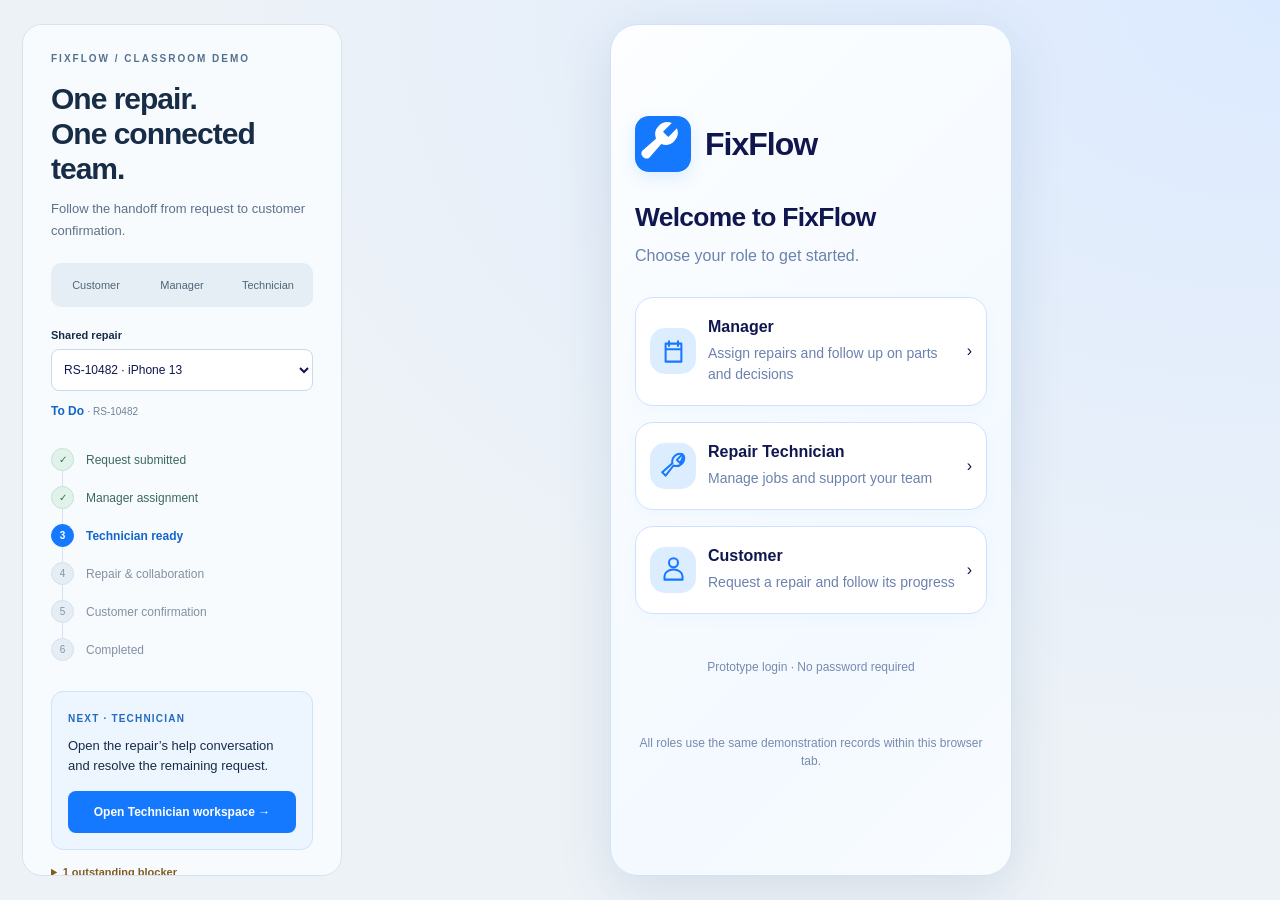
<file: index.html>
<!doctype html>
<html lang="en">
<head>
  <meta charset="UTF-8">
  <meta
    name="viewport"
    content="width=device-width,initial-scale=1,viewport-fit=cover"
  >
  <meta name="theme-color" content="#1479ff">
  <meta
    name="description"
    content="FixFlow connected repair demo for customers, managers and technicians: requests, assignment, handover, approvals and completion."
  >

  <title>FixFlow | Select Your Role</title>

  <link rel="icon" type="image/svg+xml" href="assets/favicon.svg">
  <link rel="stylesheet" href="styles.css">
  <link rel="stylesheet" href="customer.css?v=customer-1">
  <link rel="stylesheet" href="customer-actions.css?v=week13">
  <link rel="stylesheet" href="manager/workspace.css">
  <link rel="stylesheet" href="technician-help.css">
  <script defer src="shared-store.js"></script>
  <script defer src="help-workflow.js"></script>
  <script defer src="manager/shared-model.js"></script>

  <script defer src="app.js?v=customer-1"></script>
  <script defer src="technician-help.js"></script>
  <script defer src="customer-actions.js?v=week13"></script>
  <script defer src="customer.js?v=customer-1"></script>
  <script defer src="manager/workspace.js"></script>
  <link rel="stylesheet" href="journey.css?v=week13">
  <script defer src="handover.js?v=week13"></script>
  <script defer src="journey.js?v=week13"></script>
</head>

<body>
  <div id="app"></div>
  <div id="modal-root"></div>
  <div id="toast" role="status" aria-live="polite"></div>
</body>
</html>
</file>
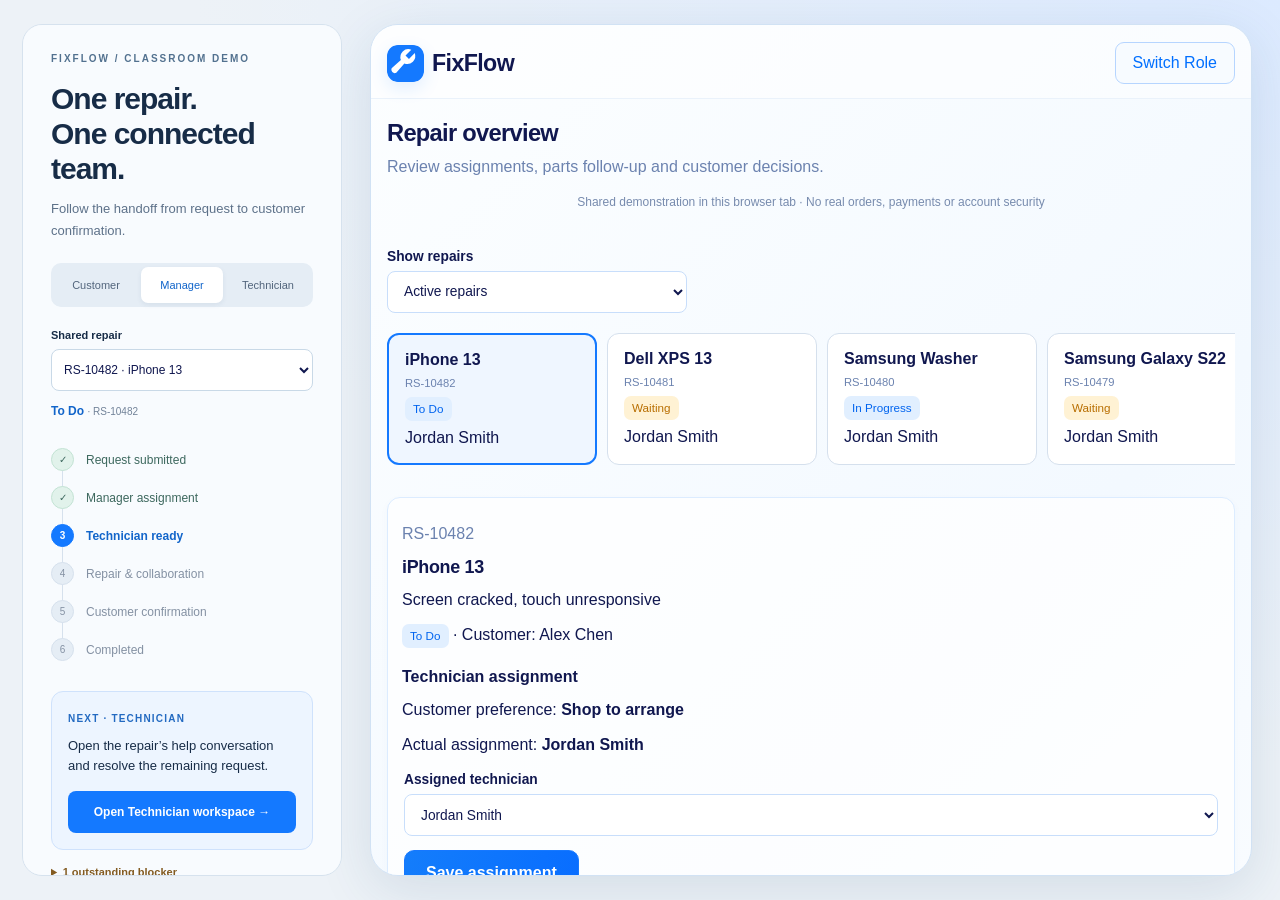
<file: manager/index.html>
<!doctype html><html lang="en"><head><meta charset="utf-8"><meta name="viewport" content="width=device-width, initial-scale=1"><title>FixFlow manager</title></head><body><p>Opening the shared manager workspace…</p><p><a href="../#login">Choose a role</a></p><script>try{sessionStorage.setItem('fixflow-role','manager');location.replace('../#manager');}catch{location.replace('../#login');}</script></body></html>
</file>
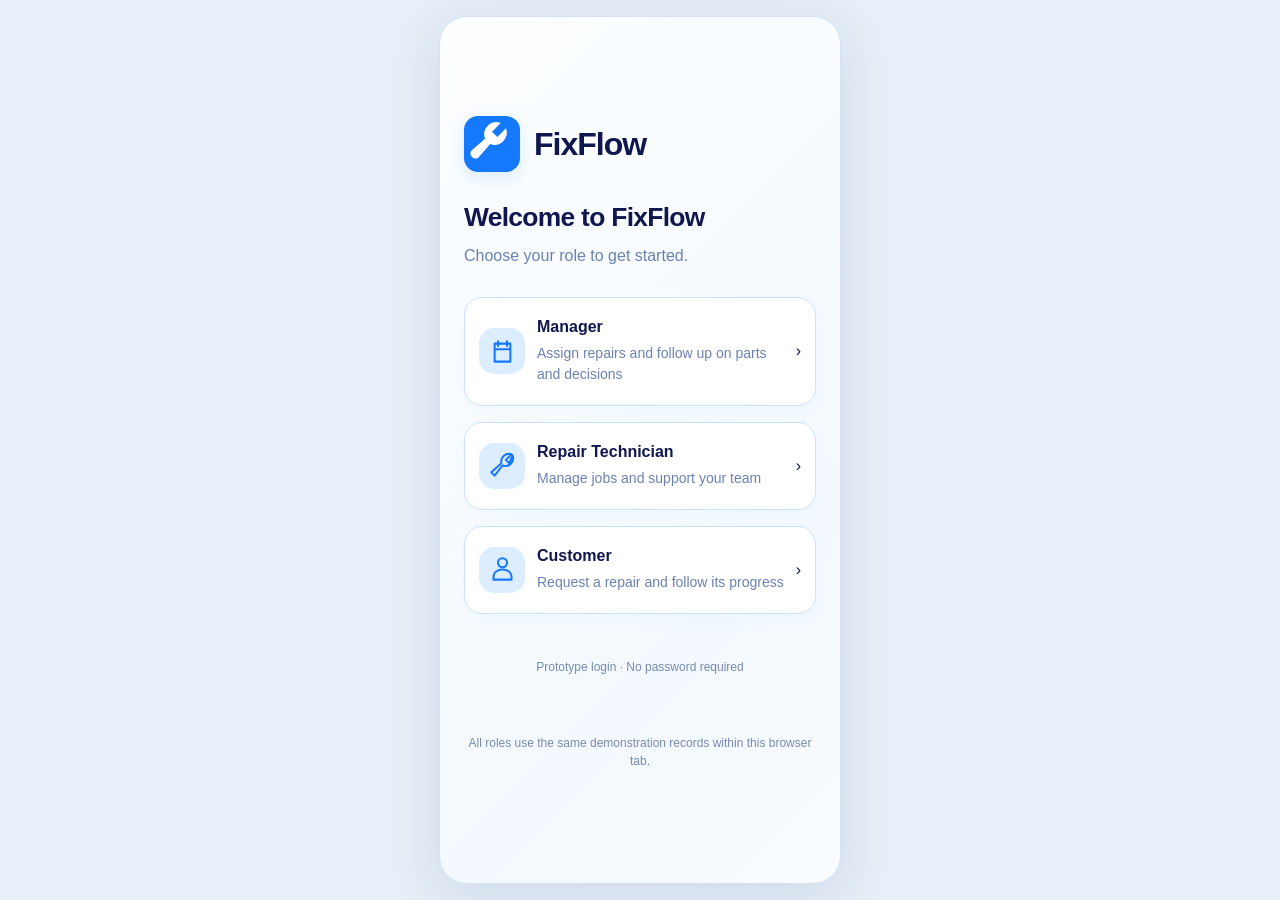
<file: customer-approval-demo.html>
<!doctype html>
<html lang="en">
<head>
  <meta charset="UTF-8">
  <meta
    name="viewport"
    content="width=device-width,initial-scale=1,viewport-fit=cover"
  >
  <meta name="theme-color" content="#1479ff">
  <meta
    name="description"
    content="FixFlow Week 13 customer approval and completion-confirmation prototype."
  >

  <title>FixFlow | Shumin Week 13 Prototype</title>

  <link rel="icon" type="image/svg+xml" href="assets/favicon.svg">
  <link rel="stylesheet" href="styles.css">
  <link rel="stylesheet" href="customer.css?v=customer-1">
  <link rel="stylesheet" href="customer-actions.css?v=week13">

  <link rel="stylesheet" href="manager/workspace.css">
  <link rel="stylesheet" href="technician-help.css">
  <script defer src="shared-store.js"></script>
  <script defer src="help-workflow.js"></script>
  <script defer src="manager/shared-model.js"></script>
  <script defer src="app.js?v=customer-1"></script>
  <script defer src="technician-help.js"></script>
  <script defer src="customer-actions.js?v=week13"></script>
  <script defer src="customer.js?v=customer-1"></script>
  <script defer src="manager/workspace.js"></script>
</head>

<body>
  <div id="app"></div>
  <div id="modal-root"></div>
  <div id="toast" role="status" aria-live="polite"></div>
</body>
</html>
</file>
<file: styles.css>
:root{font-family:Arial,'Helvetica Neue',sans-serif;color:#10174f;background:#e9f4ff;font-synthesis:none;--blue:#1677ff;--ink:#10174f;--muted:#6b82af;--line:#dcecff;--pale:#eff7ff}*{box-sizing:border-box}body{margin:0}button,input,select,textarea{font:inherit}button,a,input,textarea,select{-webkit-tap-highlight-color:transparent}button{cursor:pointer}button{color:inherit}button:disabled{opacity:.5;cursor:not-allowed}button:focus-visible,a:focus-visible,input:focus-visible,textarea:focus-visible,select:focus-visible{outline:3px solid #005fcc;outline-offset:3px}button{border:0;background:none}a{color:var(--blue);text-decoration:none}h1,h2,h3,p{margin:0}h1{font-size:1.85rem;letter-spacing:-.7px;line-height:1.2}h2{font-size:1.3rem;letter-spacing:-.3px}h3{font-size:1rem}p{line-height:1.45}small{font-size:.8rem;color:var(--muted)}.muted{color:var(--muted)}.shell{max-width:880px;min-height:100vh;margin:auto;background:linear-gradient(135deg,#fcfeff,#f3f9ff 70%,#f9fcff);box-shadow:0 0 80px #a5c5e83a}.header{padding:26px 28px 21px;display:flex;align-items:center;gap:13px;border-bottom:1px solid #eaf2fb;background:#ffffff80}.logo{width:48px;height:48px;border-radius:13px;box-shadow:0 6px 17px #1682ff20}.brand{flex:1}.brand strong{display:block;font-size:1.8rem;letter-spacing:-.6px}.brand small{font-size:.85rem}.profile{display:flex;align-items:center;gap:10px;text-align:left}.avatar{display:grid;place-items:center;border-radius:50%;width:42px;height:42px;flex-shrink:0;background:linear-gradient(130deg,#1595f1,#0662bc);color:white;font-size:.9rem;object-fit:cover}.profile strong{font-size:.9rem}.profile small{display:block;margin-top:4px}.icon{width:23px;height:23px;vertical-align:middle;fill:none;stroke:currentColor;stroke-width:1.8;stroke-linecap:round;stroke-linejoin:round;flex-shrink:0}.icon-button{width:40px;height:40px;display:grid;place-items:center;border-radius:10px;color:var(--muted)}.notification{position:relative}.notification:after{content:'';position:absolute;right:6px;top:4px;border:2px solid white;width:8px;height:8px;background:#ff6060;border-radius:50%}.main{padding:22px 28px 110px}.page-heading{display:flex;justify-content:space-between;gap:15px;align-items:start;margin-bottom:22px}.page-heading p{color:var(--muted);margin-top:6px}.date{font-size:.85rem;text-align:right;color:#4c608b;line-height:1.55;white-space:nowrap}.date small{display:block;margin-top:8px}.alert{display:flex;align-items:center;gap:17px;padding:19px 21px;background:linear-gradient(110deg,#e5f3ff,#eaf5ff);border:1px solid #a8ceff;border-radius:13px;margin-bottom:26px;width:100%;text-align:left}.alert strong{font-size:1.1rem;color:#0038a6;display:block;margin-bottom:5px}.alert p{color:var(--muted)}.alert>.icon{color:var(--blue);width:31px;height:31px}.grow{flex:1}.chevron{font-size:1.6rem;font-weight:normal}.pills{display:flex;gap:9px;margin:14px 0;flex-wrap:wrap}.pill{border-radius:30px;background:#eaf1f9;padding:11px 23px;font-size:.9rem;min-height:40px;white-space:nowrap}.pill.active{color:#fff;background:linear-gradient(110deg,#258aff,#0878ff);box-shadow:0 3px 5px #1b75ff16}.pill .count{padding:4px 7px;border-radius:50%;background:#d8eaff;color:#0873ff;margin-left:8px}.pill.active .count{background:white}.summary-grid{display:grid;grid-template-columns:repeat(6,1fr);gap:13px;margin:17px 0 25px}.summary{grid-column:span 2;display:flex;align-items:start;gap:13px;padding:17px 14px;min-height:133px;border:1px solid #cce5ff;border-radius:13px;background:linear-gradient(125deg,#f0f8ff,#ebf6ff);text-align:left;position:relative;box-shadow:0 4px 7px #193e7510}.summary.wide{grid-column:span 3;min-height:105px}.summary.teal{background:#edfbfb;border-color:#c7eeee}.summary.green{background:#effcf7;border-color:#d0f2e2}.summary.orange{background:#fff7f0;border-color:#ffe8d7}.summary.purple{background:#f4f1ff;border-color:#e2d9ff}.icon-tile{width:46px;height:46px;border-radius:15px;display:grid;place-items:center;flex-shrink:0;color:var(--blue);background:#dcedff}.icon-tile .icon{width:27px;height:27px}.teal .icon-tile{color:#069b9b;background:#d3f5f2}.green .icon-tile{color:#008f77;background:#d8f8ea}.orange .icon-tile{color:#ff592e;background:#ffe5d7}.purple .icon-tile{color:#5948f2;background:#e4deff}.summary .metric{font-size:2rem;font-weight:700;margin-top:12px;line-height:1}.summary .metric span{font-size:.9rem;font-weight:400;color:var(--muted);margin-left:5px}.summary small{display:block;margin-top:9px}.summary>.chevron{position:absolute;right:13px;bottom:14px}.section-head{display:flex;align-items:center;justify-content:space-between;gap:12px;margin:22px 0 13px}.text-button{color:#006cff;display:inline-flex;align-items:center;gap:7px;padding:4px;font-size:.9rem}.jobs-list{display:grid;gap:9px}.job-row{display:grid;grid-template-columns:48px 1.15fr 1.6fr auto 17px;gap:14px;align-items:center;width:100%;background:#fff;border:1px solid #eef4fc;border-radius:13px;padding:13px 12px;text-align:left;box-shadow:0 3px 8px #405d9710;transition:box-shadow .18s,transform .18s}.job-row:hover{box-shadow:0 5px 18px #3167a620;transform:translateY(-1px)}.device-icon{width:46px;height:49px;border-radius:12px;background:#f0f7ff;display:grid;place-items:center}.device-icon .icon{height:30px;width:30px}.job-id{font-size:.94rem;display:block;margin-bottom:6px}.job-device{font-size:.86rem;color:var(--muted)}.issue{font-size:.9rem;line-height:1.45}.badges{display:flex;gap:7px;align-items:center;flex-wrap:wrap}.badge{font-size:.8rem;display:inline-block;padding:6px 10px;border-radius:7px;background:#e1efff;color:#0064ef;line-height:1.25;text-align:center}.badge.high,.badge.open{color:#e94b48;background:#ffe7e7}.badge.medium,.badge.waiting{color:#b86e00;background:#fff2d4}.badge.low,.badge.completed,.badge.resolved{color:#008974;background:#def7ef}.badge.label{border-radius:8px;padding:5px 8px;margin-top:7px}.badge.purple{color:#8640e9;background:#f0e7ff}.report-banner{margin-top:19px;border:1px solid #c2dfff;border-radius:14px;background:linear-gradient(115deg,#eef8ff,#f8fcff);display:flex;align-items:center;gap:16px;padding:21px 18px}.report-banner .icon-tile{width:63px;height:68px}.report-banner h2{margin:5px 0}.report-banner small{color:#437bd4}.primary{background:linear-gradient(110deg,#147dfb,#086dff);color:white;border:1px solid #1678ff;border-radius:10px;padding:13px 21px;min-height:45px;font-weight:600;display:inline-flex;align-items:center;justify-content:center;gap:10px}.secondary{border:1px solid #b6d5ff;color:#006fff;border-radius:9px;padding:10px 17px;background:#f7fbff;min-height:42px}.full{width:100%}.bottom-nav{position:fixed;bottom:0;left:50%;transform:translateX(-50%);width:min(880px,100%);display:grid;grid-template-columns:repeat(4,1fr);background:#ffffffed;backdrop-filter:blur(15px);border-top:1px solid #e5eefb;padding:9px 14px max(12px,env(safe-area-inset-bottom));z-index:10}.nav-item{display:flex;flex-direction:column;align-items:center;gap:6px;position:relative;color:#6480ad;font-size:.85rem;padding:8px}.nav-item .icon{width:27px;height:27px}.nav-item.active{color:#0876ff}.nav-item.active:before{content:'';position:absolute;top:-6px;width:48px;height:3px;border-radius:6px;background:#167aff}.panel{border:1px solid var(--line);border-radius:13px;background:#ffffffc4;padding:17px;margin-bottom:14px;box-shadow:0 3px 8px #2b559708}.panel h2{font-size:1.12rem}.panel-title{display:flex;align-items:center;gap:12px;margin-bottom:12px}.panel-title .icon-tile{width:34px;height:34px;border-radius:9px}.panel-title .icon-tile .icon{width:22px;height:22px}.filters{background:#f6fbff}.field-row{display:grid;grid-template-columns:1fr 1fr;gap:14px}.field{display:flex;flex-direction:column;gap:7px;font-size:.95rem;font-weight:600}.field input,.field select,.field textarea,input,select,textarea{border:1px solid #c8defb;border-radius:8px;background:white;color:var(--ink);padding:10px 12px;width:100%;font-weight:400;min-height:42px}textarea{min-height:100px;resize:vertical;line-height:1.5}input::placeholder,textarea::placeholder{color:#8398bd}.labels{display:flex;flex-wrap:wrap;gap:8px;margin:12px 0 16px}.label-filter{border-radius:25px;padding:9px 14px;font-size:.85rem;background:#e2f0ff;color:#0767ed}.label-filter:nth-child(4n+1){background:#ffebee;color:#e44848}.label-filter:nth-child(4n+2){background:#eee5ff;color:#813cec}.label-filter:nth-child(4n){background:#dff8f1;color:#008c79}.label-filter.active{outline:2px solid currentColor}.job-row.detailed{grid-template-columns:46px 1fr 1.25fr 1.15fr 14px;gap:12px}.progress-line{display:flex;align-items:center;gap:8px;font-size:.8rem;color:#4d6898;margin-bottom:7px}.progress-track{height:8px;background:#deecff;border-radius:8px;flex:1;overflow:hidden}.progress-track i{display:block;background:linear-gradient(90deg,#318dff,#0878ff);height:100%;border-radius:8px}.updated{display:block;margin-top:7px;font-size:.75rem}.back{display:inline-flex;gap:8px;align-items:center;color:var(--blue);padding:0;margin-bottom:20px;font-size:.95rem}.detail-heading{align-items:center;margin-bottom:18px}.detail-heading p{font-size:1.1rem}.details-grid{display:grid;grid-template-columns:1fr 1fr;gap:24px 18px}.info{display:flex;gap:12px;align-items:start}.info small{display:block;margin:2px 0 6px}.info strong{font-size:.92rem;display:block}.info p{font-size:.85rem;color:#647eaa;margin-top:5px}.quote{background:#f0f6fe;padding:12px;border:1px solid #e5effe;border-radius:8px;color:#45608e;font-size:.92rem;white-space:pre-line;line-height:1.55}.timeline{list-style:none;padding:3px 0 0 7px;margin:0}.timeline li{position:relative;border-left:1.5px solid #5394ff;padding:0 0 20px 20px;display:grid;grid-template-columns:125px 1fr;gap:12px;font-size:.85rem}.timeline li:last-child{border-color:transparent;padding-bottom:4px}.timeline li:before{content:'';position:absolute;left:-6px;top:0;width:10px;height:10px;border-radius:50%;background:#1680ff}.timeline li.pending:before{background:white;border:1.5px solid #9cb0d3;left:-7px}.timeline li small{font-size:.75rem}.timeline p{margin-top:4px;color:var(--muted);font-size:.8rem}.attachments{display:flex;gap:11px;flex-wrap:wrap}.attachment{position:relative;width:98px;font-size:.75rem;text-align:left}.attachment img{width:98px;height:75px;object-fit:cover;border-radius:7px;background:#e4effa;display:block;margin-bottom:6px}.attachment .remove{position:absolute;right:3px;top:3px;background:#fff;border-radius:50%;width:22px;height:22px;color:#34608e}.upload{border:1px dashed #9bc4fb;border-radius:9px;display:flex;align-items:center;justify-content:center;flex-direction:column;gap:6px;width:98px;min-height:78px;color:#1678ff;font-size:.8rem;cursor:pointer;text-align:center;background:#f8fbff}.upload input{display:none}.action-card{display:flex;align-items:center;gap:12px;width:100%;text-align:left;background:#eef7ff;border:1px solid #c4e1ff;border-radius:11px;padding:12px 14px;margin-top:11px}.action-card strong{display:block}.action-card p{font-size:.82rem;color:#6680ab;margin-top:3px}.action-card.danger{background:#fff5f3;border-color:#ffded8}.action-card.danger .icon-tile{color:#ff5b50;background:#ffebe5}.detail-actions{display:grid;gap:10px;margin-top:14px}.detail-actions .primary{flex-direction:column;gap:3px}.detail-actions .primary small{color:white;font-weight:400}.help-summary{display:grid;grid-template-columns:1fr 1fr;gap:17px}.tech-list{display:grid;gap:9px;margin:13px 0}.tech{display:grid;grid-template-columns:18px 43px 1.7fr 1.1fr 45px 85px;align-items:center;gap:10px;background:#fff;padding:14px 12px;border:1px solid #e8f1ff;border-radius:13px;cursor:pointer}.tech.selected{border-color:#438bff;background:#f1f8ff;box-shadow:0 0 0 1px #d3e3ff}.tech input{min-height:0;margin:0;accent-color:#1276ff;padding:0}.tech strong{font-size:.92rem}.tech p,.tech small{font-size:.8rem;margin-top:5px;color:var(--muted);display:block}.tech .badge{font-size:.7rem;padding:4px 7px;margin-left:6px}.tech .capacity strong{font-size:1rem}.rating{font-size:.85rem;white-space:nowrap}.rating span{color:#ffb82f}.capacity .progress-track{margin-top:5px;height:6px}.capacity .progress-track i{background:#61c5ae}.capacity-note{display:flex;gap:12px;align-items:center;font-size:.88rem;color:#526c9b;line-height:1.6;background:#edf7ff}.char-count{text-align:right;color:var(--muted);font-size:.75rem;margin-top:5px}.help-metrics{display:grid;grid-template-columns:repeat(4,1fr);gap:10px;margin-bottom:18px}.help-metric{padding:13px;border-radius:12px;border:1px solid #d3e6ff;background:#eef7ff;text-align:left}.help-metric strong{font-size:1.6rem;margin-left:8px}.help-metric span{display:block;font-size:.8rem;color:#5e77a3;margin-top:9px}.help-metric .icon{color:#167aff}.segmented{display:flex;background:#eaf1f9;border-radius:30px;padding:2px}.segmented button{flex:1;border-radius:30px;padding:12px 8px;font-size:.95rem}.segmented button.active{background:linear-gradient(110deg,#2489ff,#107bff);color:#fff;box-shadow:0 2px 4px #6593d42a}.help-filters{display:grid;grid-template-columns:1fr 1fr 1.25fr;gap:9px;margin:15px 0}.help-filters select,.help-filters input{font-size:.82rem}.request{border:1px solid #d5e9ff;border-radius:13px;overflow:hidden;margin-bottom:9px;background:#fff}.request.expanded{background:#edf7ff}.request-header{display:grid;grid-template-columns:45px 1fr 1.3fr 90px 17px;align-items:center;gap:12px;width:100%;text-align:left;padding:13px}.request-body{background:#fff;border-radius:12px;margin:0 8px 8px;padding:15px}.request-meta{display:grid;grid-template-columns:repeat(3,1fr);gap:15px;border-bottom:1px solid #e2edfb;padding-bottom:15px;margin-bottom:15px;font-size:.83rem}.request-meta p{color:#617ca9;margin-top:7px}.conversation{display:grid;gap:15px;margin:15px 0}.message{display:flex;gap:10px;align-items:start}.message .avatar{width:34px;height:34px;font-size:.75rem}.message strong{font-size:.83rem}.bubble{border-radius:0 9px 9px 9px;background:#edf5ff;padding:9px 11px;font-size:.88rem;color:#36537f;margin-top:5px;white-space:pre-wrap}.message.other .bubble{background:#f0f4f9}.message time{font-size:.7rem;color:var(--muted);display:block;margin-top:5px}.comment-form{display:flex;gap:8px;margin:9px 0 13px}.appreciation{display:grid;grid-template-columns:1fr 1fr;gap:8px}.appreciation button{display:flex;align-items:center;gap:10px;text-align:left;padding:12px;border:1px solid #ffe4b5;border-radius:10px;background:#fff9ef;font-size:.83rem}.appreciation .icon{color:#ffb324;width:30px;height:30px}.appreciation button:last-child .icon{color:var(--blue)}.report-header{text-align:center;position:relative;margin:4px 0 22px}.report-header .back{position:absolute;left:0;top:0}.report-header p{color:var(--muted);margin:8px auto 0;max-width:520px;font-size:.94rem}.report-controls{display:grid;grid-template-columns:1fr 1fr;gap:24px;align-items:center}.report-metrics{display:grid;grid-template-columns:repeat(6,1fr);gap:12px;margin:18px 0}.report-metric{grid-column:span 2;padding:16px;border-radius:12px;border:1px solid #d3e6ff;background:#eef7ff}.report-metric:nth-child(2){background:#effcf7;border-color:#d3f1e6}.report-metric:nth-child(3){background:#fff6ef;border-color:#ffe4d3}.report-metric:nth-child(4){grid-column:span 3;background:#f3f0ff;border-color:#e2dcff}.report-metric:nth-child(5){grid-column:span 3;background:#edfafa;border-color:#cef0f0}.report-metric>p{font-size:.9rem;margin:9px 0}.report-metric strong{font-size:1.9rem}.report-metric .change{font-size:.85rem;color:#009832;margin-left:9px}.report-metric small{display:block;margin-top:6px}.chart{height:190px;display:flex;align-items:stretch;padding:10px 0 23px 25px;gap:12px;background:repeating-linear-gradient(to top,transparent 0,transparent 38px,#e7effb 39px,#e7effb 40px);border-bottom:1px solid #cedcef;margin:17px 0 15px;position:relative}.chart-col{display:flex;flex:1;justify-content:end;flex-direction:column;position:relative;align-items:center}.bar{background:linear-gradient(135deg,#55a0ff,#2380fb);width:70%;border-radius:3px 3px 0 0;min-height:2px;position:relative}.bar em{position:absolute;top:-20px;left:0;right:0;text-align:center;font-size:.75rem;font-style:normal;color:#5f7aa5}.chart-col small{position:absolute;bottom:-23px;white-space:nowrap;font-size:.72rem}.insight{display:flex;align-items:center;gap:13px;background:#f3f9ff;border-radius:12px;padding:13px;margin-top:10px;width:100%;text-align:left}.insight p{font-size:.85rem;color:var(--muted);margin-top:5px}.insight-detail{font-size:.85rem;padding:12px 16px;color:#506d97;line-height:1.5}.recognition{display:grid;grid-template-columns:1fr 1fr;gap:12px;margin-top:15px}.recognition blockquote{font-size:.88rem;line-height:1.5;margin:0;background:#f0f7ff;padding:14px;border-radius:11px}.recognition cite{display:block;font-style:normal;color:var(--muted);font-size:.8rem;margin-top:5px}.report-actions{display:grid;grid-template-columns:1fr 1.3fr;gap:13px;margin-top:15px}.prototype-note{text-align:center;color:#778bae;font-size:.75rem;margin:14px 0;line-height:1.5}.empty{padding:35px 20px;text-align:center;color:#6880a7;background:#f5faff;border:1px dashed #c6defb;border-radius:13px}.empty h3{color:#314c7a;margin-bottom:8px}.modal-overlay{position:fixed;inset:0;background:#07132d80;z-index:50;display:flex;justify-content:center;align-items:end;backdrop-filter:blur(2px)}.sheet{width:min(640px,100%);max-height:92dvh;overflow:auto;background:#fff;border-radius:23px 23px 0 0;padding:14px 24px max(25px,env(safe-area-inset-bottom));box-shadow:0 -12px 40px #152b4730}.handle{height:4px;width:48px;background:#bbc9dc;border-radius:10px;margin:0 auto 22px}.sheet-head{display:flex;align-items:center;justify-content:space-between;gap:15px;margin-bottom:12px}.sheet-head h2{font-size:1.35rem}.sheet>p{font-size:.9rem;color:var(--muted);margin:8px 0 17px}.sheet .field{margin:17px 0}.sheet .primary{margin-top:20px}.material-grid{display:grid;grid-template-columns:1fr 1fr;gap:10px;margin:13px 0 22px}.material-option{padding:14px 12px;border:1px solid #d4e5ff;border-radius:10px;display:flex;align-items:center;gap:9px;font-size:.9rem;cursor:pointer}.material-option:has(input:checked){border-color:#157bff;background:#eef7ff;box-shadow:0 0 0 1px #157bff}.material-option input{width:15px;min-height:0;accent-color:#1678ff;padding:0}.sheet .upload{min-height:91px}.image-viewer{width:100%;max-height:65vh;object-fit:contain}.sheet-menu{display:grid;gap:10px}.sheet-menu button{text-align:left;border:1px solid #deecff;border-radius:9px;padding:16px;display:flex;gap:12px;align-items:center;color:#166bce}#toast{position:fixed;left:50%;transform:translate(-50%,25px);bottom:94px;background:#102a50;color:#fff;padding:13px 20px;border-radius:12px;box-shadow:0 6px 25px #102a5040;font-size:.9rem;z-index:100;opacity:0;transition:.2s;pointer-events:none;width:max-content;max-width:90%;line-height:1.4}#toast.show{opacity:1;transform:translate(-50%,0)}.sr-only{position:absolute;width:1px;height:1px;overflow:hidden;clip:rect(0,0,0,0)}
@media(min-width:1100px){body{padding:24px}.shell{border:1px solid #d7e8fb;border-radius:24px 24px 0 0;overflow:hidden}.header{padding-top:24px}.main{padding:26px 30px 120px}.bottom-nav{border-left:1px solid #d7e8fb;border-right:1px solid #d7e8fb}}
@media screen{.header{padding:17px 17px;gap:9px}.logo{width:39px;height:39px;border-radius:11px}.brand strong{font-size:1.5rem}.brand small{font-size:.68rem}.profile strong{font-size:.75rem}.profile small{font-size:.68rem}.profile{gap:7px}.profile .avatar{width:34px;height:34px;font-size:.78rem}.header .icon-button{width:30px}.header>.profile>.icon{display:none}.main{padding:20px 16px 99px}h1{font-size:1.65rem}h2{font-size:1.2rem}.page-heading{gap:6px}.page-heading p{font-size:.9rem}.date{font-size:.72rem;white-space:normal;min-width:99px}.date small{font-size:.7rem}.alert{padding:15px 13px;gap:12px;margin-bottom:24px}.alert strong{font-size:1rem}.alert p{font-size:.86rem}.pills{gap:6px}.pill{padding:10px 15px;font-size:.83rem}.summary-grid{gap:8px;margin-top:14px}.summary{padding:13px 9px;gap:7px;min-height:124px;flex-direction:column}.summary .icon-tile{width:33px;height:33px;border-radius:50%}.summary .icon-tile .icon{width:22px;height:22px}.summary .summary-label{font-size:.8rem;min-height:30px;display:block}.summary .metric{font-size:1.65rem;margin-top:5px}.summary .metric span{font-size:.75rem}.summary small{font-size:.7rem;margin-top:6px}.summary.wide{flex-direction:row;padding:14px 11px;min-height:91px;gap:10px}.summary.wide .summary-label{min-height:0}.summary.wide .metric{margin-top:10px}.summary>.chevron{right:8px;bottom:10px;font-size:1.25rem}.section-head{margin-top:23px}.job-row{grid-template-columns:35px 1fr 1.3fr 12px;gap:8px;padding:12px 9px}.device-icon{width:35px;height:42px}.device-icon .icon{width:25px;height:25px}.job-id{font-size:.8rem;margin-bottom:5px}.job-device{font-size:.76rem}.issue{font-size:.79rem}.job-row>.badges{grid-column:3;grid-row:2}.job-row>.chevron{grid-column:4;grid-row:1 / 3}.job-row>.device-icon,.job-row>.identity{grid-row:1 / 3}.badge{font-size:.73rem;padding:5px 8px}.job-row>.issue{grid-row:1;grid-column:3}.report-banner{padding:15px 12px;gap:10px;flex-wrap:wrap}.report-banner .icon-tile{width:45px;height:50px}.report-banner .grow{width:calc(100% - 60px)}.report-banner h2{font-size:1.15rem}.report-banner p{font-size:.8rem}.report-banner>.primary{margin-left:55px;font-size:.85rem;padding:10px 15px;min-height:40px}.panel{padding:14px;margin-bottom:13px}.filters .pills{margin-top:9px}.filters .pill{flex:1;padding-left:8px;padding-right:8px}.field-row{gap:10px}.field{font-size:.86rem}select{font-size:.86rem;padding:10px}.labels{gap:7px}.label-filter{font-size:.78rem;padding:8px 11px}.job-row.detailed{grid-template-columns:37px 1fr 1.3fr 12px;gap:8px}.job-row.detailed .identity{grid-column:2;grid-row:1}.job-row.detailed .device-icon{grid-row:1 / 3;align-self:start}.job-row.detailed .issue{grid-column:3;grid-row:1}.job-row.detailed .job-progress{grid-column:2 / 4;grid-row:2;display:grid;grid-template-columns:1fr auto;gap:2px 12px;margin-top:4px}.job-row.detailed .progress-line{margin:0}.job-row.detailed .updated{grid-column:1 / 3;margin-top:3px;font-size:.7rem}.job-row.detailed>.chevron{grid-column:4;grid-row:1 / 3}.details-grid{gap:20px 10px}.info{gap:9px}.info .icon-tile{width:36px;height:39px;border-radius:10px}.info .icon-tile .icon{width:23px;height:23px}.info small{font-size:.72rem}.info strong{font-size:.85rem}.info p{font-size:.76rem}.timeline li{grid-template-columns:105px 1fr;gap:8px;font-size:.8rem}.timeline li small{font-size:.7rem}.help-summary{gap:16px 12px}.tech{grid-template-columns:17px 37px 1fr 71px;gap:8px;padding:12px 9px}.tech .avatar{width:37px;height:37px}.tech .tech-name{grid-column:3}.tech .tech-store{grid-column:3;grid-row:2}.tech .rating{grid-column:4;grid-row:2}.tech .capacity{grid-column:4;grid-row:1}.tech .tech-name strong{font-size:.85rem}.tech .tech-name small{font-size:.75rem}.tech .badge{margin-left:4px;font-size:.65rem;padding:3px 5px}.tech small,.tech p{font-size:.73rem}.tech input,.tech>.avatar{grid-row:1 / 3}.capacity-note{font-size:.79rem}.help-metrics{gap:7px}.help-metric{padding:11px 8px}.help-metric .icon{width:20px;height:20px}.help-metric strong{font-size:1.3rem;margin-left:5px}.help-metric span{font-size:.73rem}.segmented button{font-size:.85rem}.help-filters{grid-template-columns:1fr 1fr}.help-filters input{grid-column:1 / 3}.request-header{grid-template-columns:34px 1fr 1.15fr 14px;gap:8px;padding:12px 9px}.request-header .request-status{grid-column:2 / 4;display:flex;gap:9px;align-items:center}.request-header>.chevron{grid-column:4;grid-row:1 / 3}.request-header .issue{font-size:.78rem}.request-body{padding:11px}.request-meta{gap:9px;font-size:.74rem}.request-meta .avatar{width:25px;height:25px}.bubble{font-size:.81rem}.appreciation button{padding:10px 8px;gap:6px;font-size:.76rem}.appreciation button small{font-size:.68rem}.appreciation .icon{width:24px;height:24px}.comment-form .primary{padding:10px 16px}.report-header h1{font-size:1.55rem;padding:0 20px}.report-header p{font-size:.87rem}.report-controls{grid-template-columns:1fr;gap:12px}.report-metrics{gap:8px}.report-metric{padding:12px 9px}.report-metric .icon-tile{width:33px;height:33px}.report-metric .icon-tile .icon{width:21px;height:21px}.report-metric>p{font-size:.78rem;min-height:34px}.report-metric strong{font-size:1.5rem}.report-metric .change{font-size:.73rem;margin-left:5px}.report-metric small{font-size:.71rem}.chart{gap:6px;padding-left:0;height:170px}.chart-col small{font-size:.64rem}.insight{padding:11px 9px;gap:10px}.insight h3{font-size:.9rem}.insight p{font-size:.79rem}.insight .icon-tile{width:36px;height:40px}.recognition{gap:9px}.recognition blockquote{font-size:.8rem;padding:11px}.recognition cite{font-size:.72rem}.sheet{padding-left:20px;padding-right:20px}.material-option{font-size:.79rem;padding:13px 9px;gap:6px}.bottom-nav{padding-top:7px}.nav-item{font-size:.76rem}.nav-item .icon{width:25px;height:25px}.report-actions .primary{padding:13px 12px;font-size:.9rem}}
@media(prefers-reduced-motion:reduce){*{transition:none!important;scroll-behavior:auto!important}}@media print{body{padding:0;background:white}.shell{max-width:none;box-shadow:none;border:0}.header,.bottom-nav,.report-controls,.report-actions,.report-header .back,.prototype-note,.text-button,#modal-root,#toast{display:none!important}.main{padding:0}.panel,.report-metric{break-inside:avoid}.report-metrics{margin:14px 0}.chart,.bar,.report-metric,.insight{print-color-adjust:exact;-webkit-print-color-adjust:exact}.report-header h1{font-size:24px}}
.info>div,.request-meta>div,.grow,.job-progress,.tech-name{min-width:0}.info p,.quote,.bubble,.attachment span{overflow-wrap:anywhere}.report-metric .unit{font-size:.8rem;font-weight:400}.upload{position:relative;overflow:hidden}.upload input{display:block;position:absolute;inset:0;width:100%;height:100%;opacity:0;cursor:pointer}.upload:focus-within{outline:3px solid #005fcc;outline-offset:3px}.attachment>button:first-child{padding:0;width:100%}.sheet .insight{align-items:start}.sheet-menu button{line-height:1.5}@media screen{.header{gap:8px}.header .profile{gap:6px}.header .profile>span:last-child{display:none}.header .profile strong{font-size:.71rem}.brand small{font-size:.61rem;white-space:nowrap}.header .logo{width:37px;height:37px}.header .brand strong{font-size:1.45rem}.report-metric strong{font-size:1.4rem}.report-metric .change{display:inline-block;margin-top:4px}.detail-heading>.badge{max-width:145px}.material-option input{flex-shrink:0}}

/* Mobile app canvas: scales to the screen, never beyond a phone-width layout. */
@media screen {
  :root { --phone-width:402px; }
  body { padding:16px; height:100dvh; overflow:hidden; background:#e7eff8; }
  .shell { width:min(var(--phone-width),100%); max-width:var(--phone-width); height:min(874px,calc(100dvh - 32px)); min-height:0; margin:auto; display:flex; flex-direction:column; overflow:hidden; border:1px solid #d1e2f4; border-radius:28px; box-shadow:0 14px 54px #204c7b20; }
  .header { flex-shrink:0; padding:17px 16px 14px; }
  .brand small,.profile>span:not(.avatar),.date { display:none; }
  .brand strong { font-size:1.5rem; }
  .header .profile { padding:0; }
  .header .profile .avatar { height:36px; width:36px; font-size:.85rem; }
  .header .icon-button { width:40px; height:40px; }
  .main { flex:1; min-height:0; overflow-y:auto; overflow-x:hidden; padding:20px 16px 24px; overscroll-behavior:contain; scrollbar-width:thin; scrollbar-color:#cfdef0 transparent; }
  .bottom-nav { position:relative; left:auto; bottom:auto; transform:none; width:100%; flex-shrink:0; padding:8px 8px max(10px,env(safe-area-inset-bottom)); }
  .nav-item { font-size:.78rem; padding:8px 4px; min-height:55px; }
  .nav-item.active:before { top:-4px; }
  h1 { font-size:1.48rem; line-height:1.2; }
  .page-heading { margin-bottom:18px; }
  .page-heading p { font-size:.875rem; line-height:1.5; }
  .alert { padding:13px 12px; gap:10px; margin-bottom:20px; }
  .alert strong { font-size:.94rem; }
  .alert p { font-size:.8rem; }
  .summary-grid { margin:16px 0 20px; }
  .summary { min-height:116px; padding:12px 9px; }
  .summary.wide { min-height:82px; }
  .summary .summary-label { font-size:.8rem; }
  .summary .metric { font-size:1.55rem; }
  .job-tabs,.help-tabs { flex-wrap:nowrap; overflow-x:auto; scrollbar-width:none; padding:3px 1px; }
  .job-tabs .pill,.help-tabs .pill { flex:1; padding:10px 10px; font-size:.78rem; }
  .filters { padding:0; background:#f7fbff; }
  .filters>summary { list-style:none; cursor:pointer; padding:13px 14px; color:#2869b4; font-size:.875rem; font-weight:600; }
  .filters>summary::-webkit-details-marker { display:none; }
  .filters>summary:after { content:'＋'; float:right; }
  .filters[open]>summary:after { content:'−'; }
  .filter-content { padding:2px 14px 14px; }
  .filters .pills { flex-wrap:wrap; }
  .filters .pill { flex:0 1 auto; }
  .job-row.detailed .job-progress { grid-template-columns:1fr; }
  .job-row.detailed .job-progress .badges { grid-row:1; }
  .job-row.detailed .progress-line { margin-top:5px; }
  .job-row.detailed .updated { display:none; }
  .request-meta { grid-template-columns:1fr 1fr; }
  .request-meta>div:last-child { display:none; }
  .appreciation { grid-template-columns:1fr; }
  .appreciation button { min-height:44px; }
  .appreciation small { display:none!important; }
  .message-feed { display:grid; gap:12px; }
  .message-card { display:flex; align-items:flex-start; gap:11px; padding:15px 13px; border:1px solid #e0ecfa; border-radius:14px; background:white; }
  .message-card .avatar { width:35px; height:35px; font-size:.78rem; }
  .message-heading { display:flex; flex-wrap:wrap; gap:5px 10px; align-items:baseline; }
  .message-heading strong { font-size:.9rem; }
  .message-heading time { font-size:.75rem; color:var(--muted); }
  .message-job { display:block; margin:5px 0 8px; color:#7290b5; font-size:.75rem; }
  .message-card p { font-size:.9rem; line-height:1.55; overflow-wrap:anywhere; white-space:pre-wrap; }
  .modal-overlay { padding:16px 0; align-items:center; }
  .sheet { width:min(var(--phone-width),100%); max-height:min(820px,calc(100dvh - 40px)); border-radius:24px; }
  #toast { width:calc(min(var(--phone-width),100vw) - 32px); max-width:370px; bottom:95px; }
}
@media screen and (max-width:460px) {
  body { padding:0; }
  .shell { width:100%; max-width:none; height:100dvh; border:0; border-radius:0; box-shadow:none; }
  .header { padding-top:max(16px,env(safe-area-inset-top)); }
  .modal-overlay { padding:0; align-items:flex-end; }
  .sheet { width:100%; max-height:92dvh; border-radius:24px 24px 0 0; }
}
@media screen and (min-width:461px) { .modal-overlay { align-items:flex-end; padding-bottom:max(16px,calc(100dvh - 890px)); } }

/* Help conversations have their own route; list cards remain compact. */
.help-detail .request-header { cursor:default; }
.help-detail .request-body { border-top:1px solid #e0ecfa; }
.help-detail .request-meta>div:last-child { display:block; }
</file>
<file: customer.css>
/* Customer additions preserve the original technician visual system. */

.login-main {
  display: flex;
  flex-direction: column;
  justify-content: center;
  gap: 30px;
  padding: 32px 24px !important;
}

.login-brand {
  display: flex;
  align-items: center;
  gap: 14px;
  font-size: 2rem;
  letter-spacing: -1px;
}

.login-brand .logo {
  width: 56px;
  height: 56px;
}

.login-intro h1 {
  font-size: 1.65rem;
}

.login-intro p {
  margin-top: 10px;
  color: var(--muted);
  font-size: 1rem;
}

.role-options {
  display: grid;
  gap: 16px;
}

.role-card {
  display: flex;
  align-items: center;
  gap: 12px;
  text-align: left;
  background: #fff;
  border: 1px solid #cce2ff;
  border-radius: 18px;
  padding: 20px 14px;
  box-shadow: 0 5px 16px #1479ff08;
}

.role-card > span:nth-child(2) {
  flex: 1;
}

.role-card strong {
  font-size: 1rem;
  display: block;
}

.role-card small {
  display: block;
  margin-top: 7px;
  font-size: .875rem;
  line-height: 1.5;
}

.role-card:hover {
  border-color: var(--blue);
  background: #f2f8ff;
}

.customer-main p {
  font-size: 1rem;
  overflow-wrap: anywhere;
}

.customer-main h2 {
  font-size: 1.1rem;
}

.customer-main .page-heading p {
  font-size: .95rem;
}

.customer-main .panel {
  padding: 18px;
  margin-bottom: 16px;
}

.customer-main .badge {
  font-size: .875rem;
  white-space: normal;
}

.customer-main .primary,
.customer-main .secondary {
  min-height: 46px;
  font-size: .95rem;
}

.customer-nav {
  grid-template-columns: repeat(5, minmax(0, 1fr));
}

.customer-nav .nav-item {
  font-size: .75rem;
  min-width: 0;
  flex: 1;
  padding: 8px 2px;
}

.customer-nav .icon {
  width: 22px;
  height: 22px;
}

.customer-stat {
  display: flex;
  gap: 14px;
  align-items: center;
  padding: 20px 18px;
  margin-bottom: 20px;
  border-radius: 18px;
  background: #eaf4ff;
  border: 1px solid #cce2ff;
}

.customer-stat strong {
  font-size: 2rem;
  display: block;
}

.customer-stat span {
  font-size: 1rem;
  color: #526d96;
}

.customer-repair-card {
  display: block;
  width: 100%;
  text-align: left;
  background: #fff;
}

.customer-card-top {
  display: flex;
  align-items: center;
  gap: 12px;
  margin-bottom: 16px;
}

.customer-card-top .grow {
  min-width: 0;
}

.customer-card-top p {
  color: var(--muted);
  margin-top: 5px;
}

.customer-repair-card > p {
  margin: 14px 0 6px;
  font-size: .9rem;
}

.customer-repair-card small {
  font-size: .8rem;
}

.customer-link {
  display: block;
  margin-top: 16px;
  color: var(--blue);
  font-weight: 600;
  font-size: .9rem;
}

.customer-note {
  display: flex;
  gap: 12px;
  color: var(--muted);
  padding: 8px 4px;
}

.customer-note p {
  font-size: .9rem;
  line-height: 1.6;
}

.customer-form {
  display: grid;
  gap: 18px;
}

.customer-form .field {
  display: flex;
  flex-direction: column;
  gap: 8px;
  margin: 0;
  font-size: .95rem;
}

.customer-form input,
.customer-form select,
.customer-form textarea {
  width: 100%;
  min-width: 0;
  font-size: 1rem;
}

.customer-form textarea {
  min-height: 92px;
  resize: vertical;
}

.customer-form input[type=file] {
  font-size: .8rem;
  padding: 10px 0;
  min-height: 44px;
  border: 0;
  background: transparent;
}

.customer-form .icon {
  transform: none;
}

.customer-tech {
  background: #fff;
}

.customer-tech.selected {
  border: 2px solid var(--blue);
  padding: 17px;
}

.customer-tech .customer-availability {
  color: #08795f;
  background: #e1f8ef;
  display: inline-block;
  padding: 6px 10px;
  border-radius: 8px;
  font-size: .875rem;
}

.customer-manager {
  margin: 14px 0 18px;
  font-size: .9rem !important;
}

.customer-review {
  display: grid;
  gap: 10px;
}

.customer-review .badge {
  justify-self: start;
}

.customer-review p {
  white-space: pre-wrap;
}

.customer-timeline {
  list-style: none;
  padding: 0;
  margin: 20px 0;
}

.customer-timeline li {
  position: relative;
  display: flex;
  gap: 14px;
  min-height: 76px;
  padding-bottom: 20px;
}

.customer-timeline li:last-child {
  min-height: 42px;
  padding: 0;
}

.customer-timeline li:not(:last-child):after {
  content: '';
  position: absolute;
  left: 15px;
  top: 32px;
  bottom: 0;
  width: 2px;
  background: #dce8f7;
}

.customer-timeline li.done:after {
  background: #70b2ff;
}

.stage-dot {
  width: 32px;
  height: 32px;
  border-radius: 50%;
  display: grid;
  place-items: center;
  flex-shrink: 0;
  background: #eaf0f8;
  color: #6981a6;
  font-size: .875rem;
}

.stage-dot .icon {
  width: 18px;
  height: 18px;
}

.customer-timeline .done .stage-dot {
  background: #e2f4ed;
  color: #08795f;
}

.customer-timeline .current .stage-dot {
  background: var(--blue);
  color: white;
}

.customer-timeline strong {
  font-size: .95rem;
  line-height: 1.5;
}

.customer-timeline small {
  display: block;
  margin-top: 5px;
}

.customer-timeline .pending {
  color: #6b82af;
}

.customer-message-row {
  display: flex;
  align-items: flex-start;
  gap: 12px;
  width: 100%;
  text-align: left;
  background: #fff;
}

.customer-message-row small {
  display: block;
  margin-top: 6px;
}

.customer-message-row p {
  margin-top: 10px;
  font-size: .875rem;
}

.customer-message-row .grow {
  min-width: 0;
}

.customer-message-hint {
  font-size: .8rem !important;
  color: var(--muted);
  padding-bottom: 18px;
}

.customer-conversation {
  display: flex;
  flex-direction: column;
  gap: 14px;
  margin-bottom: 24px;
}

.customer-message {
  padding: 14px;
  border: 1px solid var(--line);
  border-radius: 14px;
  background: white;
  max-width: 93%;
  align-self: flex-start;
}

.customer-message.sent {
  align-self: flex-end;
  background: #e8f3ff;
  border-color: #c9e0ff;
}

.customer-message strong {
  font-size: .875rem;
}

.customer-message p {
  margin: 8px 0;
  white-space: pre-wrap;
  overflow-wrap: anywhere;
}

.customer-message time {
  font-size: .75rem;
  color: #6b82af;
}

.customer-photos {
  display: flex;
  gap: 10px;
  flex-wrap: wrap;
}

.customer-photo {
  position: relative;
}

.customer-photo img {
  width: 78px;
  height: 78px;
  border-radius: 10px;
  object-fit: cover;
}

.customer-photo button {
  position: absolute;
  right: -5px;
  top: -6px;
  background: white;
  border: 1px solid #bdd8ff;
  border-radius: 50%;
  width: 28px;
  height: 28px;
}

.header .profile[data-customer-action] > .avatar {
  display: grid;
}

.customer-fields {
  margin: 0;
}

.customer-fields > div {
  padding: 12px 0;
  border-bottom: 1px solid var(--line);
}

.customer-fields dt {
  font-size: .8rem;
  color: var(--muted);
  margin-bottom: 5px;
}

.customer-fields dd {
  margin: 0;
  line-height: 1.6;
  overflow-wrap: anywhere;
  white-space: pre-wrap;
}

.customer-receipt {
  background: #effaf5;
  border-color: #b8dfcf !important;
}

.badge.awaiting-your-response {
  background: #fff1d9;
  color: #825300;
}

.badge.waiting-for-shop-reply {
  background: #e9f1ff;
  color: #1757b9;
}

.customer-publisher {
  margin-top: 16px;
}

.customer-publisher p {
  margin: 12px 0;
  line-height: 1.6;
}

.customer-waits {
  border: 1px solid var(--line);
  border-radius: 10px;
  padding: 12px;
}

.customer-waits label,
.customer-check {
  display: flex;
  align-items: center;
  gap: 10px;
  margin: 10px 0;
}

.customer-waits input,
.customer-check input {
  width: 18px;
  min-height: 18px;
  flex-shrink: 0;
}

/* Keep long customer identifiers and descriptions within the mobile cards. */
.customer-main .page-heading p {
  overflow-wrap: anywhere;
}
.customer-main .customer-review p {
  white-space: pre-wrap;
  overflow-wrap: anywhere;
}
</file>
<file: customer-actions.css>
.shumin-action-card {
  display: grid;
  gap: 16px;
}

.shumin-action-card h2,
.shumin-action-card p {
  margin: 0;
}

.shumin-action-intro {
  color: #526072;
  line-height: 1.55;
}

.shumin-action-details {
  display: grid;
  grid-template-columns: minmax(8rem, 0.75fr) minmax(0, 1.75fr);
  margin: 0;
  overflow: hidden;
  border: 1px solid #d9e1eb;
  border-radius: 14px;
}

.shumin-action-details dt,
.shumin-action-details dd {
  margin: 0;
  padding: 12px 14px;
  border-bottom: 1px solid #e8edf3;
}

.shumin-action-details dt {
  background: #f5f8fc;
  font-weight: 700;
}

.shumin-action-details dd {
  overflow-wrap: anywhere;
}

.shumin-action-details dt:last-of-type,
.shumin-action-details dd:last-of-type {
  border-bottom: 0;
}

.shumin-action-buttons {
  display: grid;
  grid-template-columns: repeat(3, minmax(0, 1fr));
  gap: 10px;
}

.shumin-action-buttons button {
  min-height: 46px;
}

.shumin-clarification {
  box-sizing: border-box;
  width: 100%;
  min-height: 110px;
  padding: 12px;
  resize: vertical;
  border: 1px solid #aab8c8;
  border-radius: 12px;
  font: inherit;
}

.shumin-action-feedback,
.shumin-action-warning,
.shumin-action-result {
  padding: 12px 14px;
  border-radius: 12px;
  background: #f4f7fb;
  line-height: 1.45;
}

.shumin-action-warning {
  color: #6d3c00;
  background: #fff4dc;
}

.shumin-action-result {
  color: #14612c;
  background: #eaf7ef;
  font-weight: 700;
}

@media (max-width: 620px) {
  .shumin-action-details {
    grid-template-columns: 1fr;
  }

  .shumin-action-details dt {
    padding-bottom: 5px;
    border-bottom: 0;
  }

  .shumin-action-details dd {
    padding-top: 5px;
  }

  .shumin-action-buttons {
    grid-template-columns: 1fr;
  }
}
</file>
<file: manager/workspace.css>
.manager-shell{max-width:1120px}.manager-main h1{margin-bottom:8px}.manager-layout{display:grid;grid-template-columns:270px minmax(0,1fr);gap:22px;margin-top:20px}.manager-layout aside{min-width:0}.manager-job{display:flex;flex-direction:column;align-items:flex-start;gap:8px;width:100%;text-align:left;background:white;border:1px solid #d5e0ed;border-radius:12px;padding:16px;margin-bottom:10px;overflow-wrap:anywhere}.manager-job.selected{border:2px solid #1479ff;background:#eff6ff}.manager-job small{font-size:.7rem}.manager-detail{min-width:0;overflow-wrap:anywhere}.manager-detail h2{margin:8px 0}.manager-detail h3{margin:20px 0 12px}.manager-detail form{margin:14px 0}.manager-detail fieldset{border:0;padding:0;min-width:0}.manager-detail .field{margin-bottom:14px}.manager-grid{display:grid;grid-template-columns:1fr 1fr;gap:12px}.manager-detail details{padding:12px 0;border-top:1px solid #e0e7ef}.manager-detail summary{cursor:pointer;font-weight:600;min-height:30px}.manager-detail ol,.manager-detail ul{padding-left:22px}.manager-detail li{margin:10px 0}.manager-detail p{margin:10px 0;line-height:1.55}.manager-detail section{border-top:1px solid #d5e0ed;margin-top:20px}.manager-part{padding:0 0 18px;border-bottom:1px solid #e0e7ef}.manager-current{background:#edf5ff;border-left:3px solid #1479ff;padding:12px}.manager-error{color:#a31818}.manager-feedback{color:#155724;min-height:24px}.manager-main>.field{max-width:300px}.technician-selector{display:flex;align-items:center;gap:10px;padding:12px 20px;background:#eef5ff;flex-wrap:wrap}.technician-selector select{width:auto;max-width:100%}.manager-detail button:focus-visible,.manager-job:focus-visible{outline:3px solid #1479ff;outline-offset:3px}
@media(max-width:700px){.manager-layout{grid-template-columns:1fr}.manager-grid{grid-template-columns:1fr}.manager-layout aside{display:flex;overflow-x:auto;gap:10px}.manager-job{min-width:220px;max-width:260px;flex-shrink:0}.manager-shell .header{gap:8px;flex-wrap:wrap}.manager-detail{padding:16px}.manager-main{padding:16px}}
.shell.manager-shell{width:min(1120px,100%);max-width:1120px}

.manager-supplier-links{display:flex;flex-wrap:wrap;gap:12px;margin:16px 0}.manager-supplier-links a{display:inline-block;padding:12px}.manager-procurement{background:#f5f9ff;padding:16px!important;border-radius:12px;margin:16px 0}
</file>
<file: technician-help.css>
/* Scoped to Tianshu's help pages; no customer/manager or global layout overrides. */
.tianshu-help .tianshu-help-meta { margin-bottom: 20px; }
.tianshu-help .tianshu-help-meta p { margin-top: 8px; color: #52617c; }
.tianshu-help .conversation { margin-top: 18px; }
.tianshu-help .conversation .message { margin-bottom: 16px; }
.tianshu-help .conversation time { display: block; margin-top: 5px; }
.tianshu-help .tianshu-conversation h3 { margin-top: 20px; margin-bottom: 10px; }
.tianshu-help form[data-tianshu-reply] { margin: 18px 0; }
.tianshu-help .request .issue { overflow-wrap: anywhere; }
.tianshu-help .request-status small { color: #52617c; }
.tianshu-help .field { margin-top: 14px; }
.tianshu-help input[type="search"], .tianshu-help textarea { width: 100%; }
.tianshu-help .badge.accepted { color: #1457ae; background: #e9f1ff; }
</file>
<file: journey.css>
/* Scoped presentation frame; existing role pages and mobile controls are retained. */
#journey{font-family:inherit;color:#172c47;box-sizing:border-box}#journey *{box-sizing:border-box}#journey button,#journey select{font:inherit}#journey button{cursor:pointer}#journey button:focus-visible,#journey select:focus-visible{outline:3px solid #1479ff;outline-offset:3px}#journey button:disabled{opacity:.45;cursor:not-allowed}
#journey-body{padding:28px}.journey-eyebrow{font-size:10px;letter-spacing:2px;font-weight:800;color:#52718f}#journey h1{font-size:30px;line-height:1.16;letter-spacing:-1px;margin:18px 0 12px}.journey-intro{font-size:13px;line-height:1.65;color:#5d7189;margin:0 0 22px}.journey-roles{display:flex;gap:4px;background:#e5edf5;border-radius:10px;padding:4px;margin-bottom:22px}.journey-roles button{border:0;background:transparent;border-radius:7px;flex:1;min-height:36px;font-size:11px!important;color:#52657c}.journey-roles button[aria-pressed=true]{background:white;color:#1265ca;box-shadow:0 2px 5px #24497114;font-weight:700}.journey-label{display:block;font-size:11px;font-weight:700;margin-bottom:8px}#journey select{width:100%;min-height:42px;border:1px solid #c9d9e7;border-radius:8px;background:white;padding:8px;font-size:12px}.journey-status{font-size:12px;font-weight:700;color:#1265ca;margin:12px 0 20px}.journey-status span{font-size:10px;color:#718298;font-weight:400}.journey-steps{list-style:none;margin:0 0 22px;padding:0}.journey-steps li{display:flex;align-items:center;gap:12px;position:relative;min-height:38px;font-size:12px;color:#8491a3}.journey-steps li span{display:grid;place-items:center;width:23px;height:23px;border-radius:50%;background:#e5edf5;border:1px solid #d6e1ed;font-size:10px;z-index:1}.journey-steps li:not(:last-child):after{content:'';position:absolute;left:11px;top:28px;width:1px;height:20px;background:#d6e1ed}.journey-steps .done{color:#3d685e}.journey-steps .done span{background:#e1f2eb;border-color:#c3e3d4}.journey-steps .current{font-weight:700;color:#1265ca}.journey-steps .current span{background:#1479ff;color:white;border-color:#1479ff}.journey-next{background:#edf5ff;border:1px solid #cfe2fc;padding:16px;border-radius:12px}.journey-next>span{font-size:10px;letter-spacing:1.2px;font-weight:800;color:#236ac1}.journey-next p{font-size:13px;line-height:1.6;margin:10px 0 14px}.journey-next button{width:100%;background:#1479ff;border:0;border-radius:8px;color:white;min-height:42px;font-size:12px!important;font-weight:700!important}.journey-new{width:100%;border:1px solid #ccdbea;background:white;border-radius:8px;min-height:40px;font-size:12px!important;margin-top:14px;color:#345474}.journey-note{font-size:10px;line-height:1.7;color:#7c8ba0;margin:16px 0 0}.journey-blockers{font-size:11px;line-height:1.6;margin-top:14px;color:#835b21}.journey-blockers summary{cursor:pointer;font-weight:700}.journey-blockers ul{padding-left:18px}.journey-toggle{display:none}
@media(min-width:1000px){body{padding:24px 28px 24px 370px;background:radial-gradient(ellipse at top right,#dceaff,transparent 60%),#edf2f7}#journey{position:fixed;left:22px;top:24px;bottom:24px;width:320px;overflow:auto;background:#f8fbfe;border:1px solid #d6e2ee;border-radius:20px}.shell{height:calc(100dvh - 48px);max-height:1000px}.shell.manager-shell{width:100%}.manager-layout{grid-template-columns:210px minmax(0,1fr)}}
@media(min-width:1000px) and (max-width:1300px){.manager-layout{grid-template-columns:1fr}.manager-layout aside{display:flex;gap:10px;overflow:auto}.manager-job{min-width:210px;max-width:240px}}
@media(max-width:999px){body{padding-top:48px}.shell,.shell.manager-shell{height:calc(100dvh - 64px)}#journey{position:fixed;top:0;left:0;right:0;z-index:25;background:#f8fbfe;border-bottom:1px solid #d6e2ee}.journey-toggle{display:flex;align-items:center;justify-content:space-between;width:100%;height:44px;padding:0 18px;border:0;background:#163f70;color:white;font-size:12px!important;font-weight:600!important}#journey-body{display:none}#journey.expanded #journey-body{display:block;max-height:calc(100dvh - 44px);overflow:auto;padding:22px}#journey h1{font-size:24px}.journey-steps{display:grid;grid-template-columns:1fr 1fr;gap:6px}.journey-steps li:not(:last-child):after{display:none}.journey-intro{margin-bottom:14px}.journey-roles{margin-bottom:14px}}
@media(max-width:460px){body{padding:44px 0 0}.shell,.shell.manager-shell{height:calc(100dvh - 44px)}}
@media print{#journey{display:none}body{padding:0}}

.handover-panel .muted{font-size:12px;line-height:1.6}.handover-panel>p{margin-bottom:14px}.handover-record{border-top:1px solid #dbe5f0;padding:16px 0}.handover-record small{font-size:11px;color:#64748b}.handover-record dt{font-size:12px;font-weight:700;margin:12px 0 5px}.handover-record dd{margin:0;font-size:13px;line-height:1.6;white-space:pre-wrap;overflow-wrap:anywhere}.handover-error{color:#a31818;margin:12px 0}
</file>
